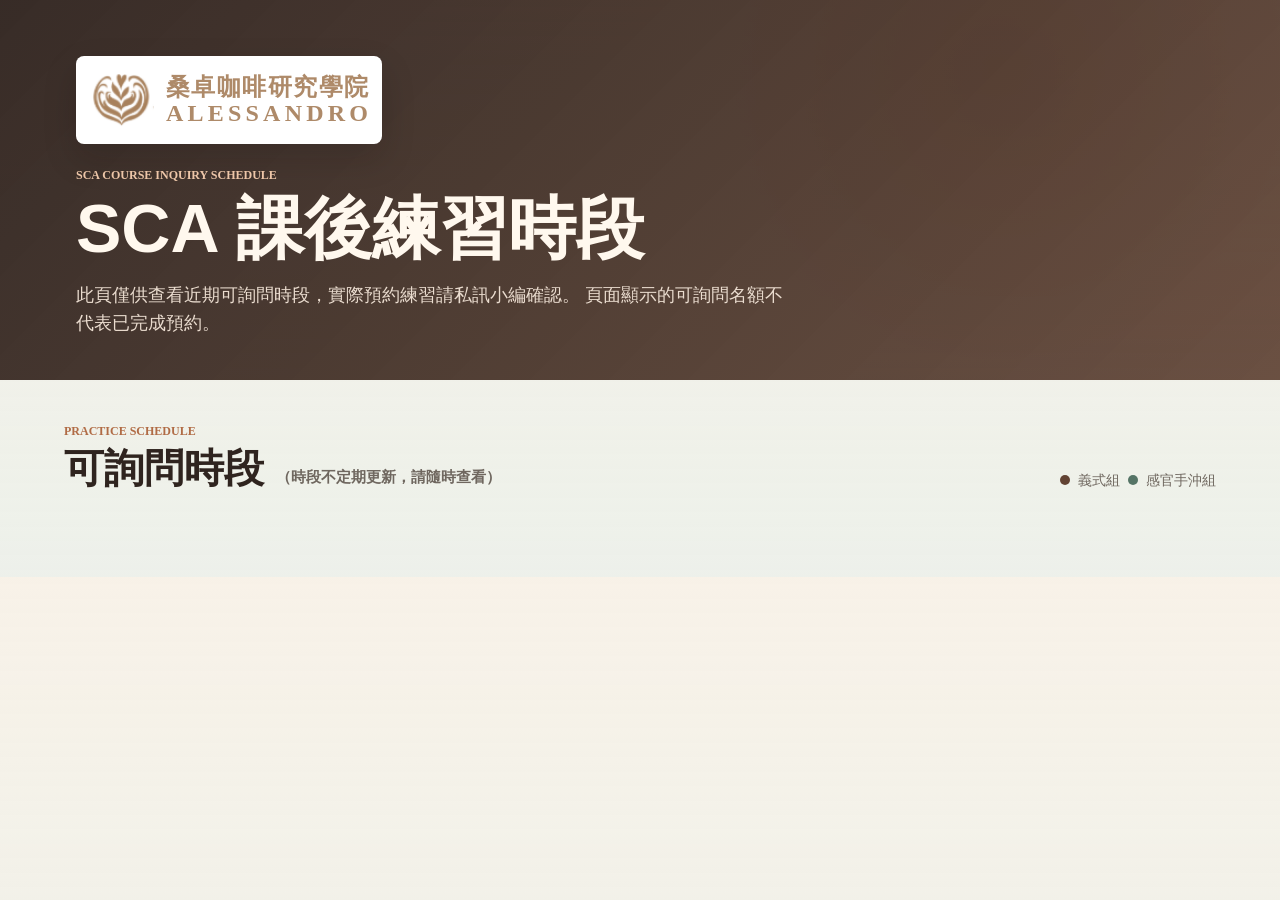
<file: index.html>
<!doctype html>
<html lang="zh-Hant">
  <head>
    <meta charset="utf-8">
    <meta name="viewport" content="width=device-width, initial-scale=1">
    <meta http-equiv="refresh" content="0; url=app/">
    <title>SCA 課後練習時段</title>
    <link rel="canonical" href="app/">
  </head>
  <body>
    <p>正在前往 SCA 課後練習時段頁面。</p>
    <p><a href="app/">如果沒有自動跳轉，請點此進入。</a></p>
  </body>
</html>
</file>
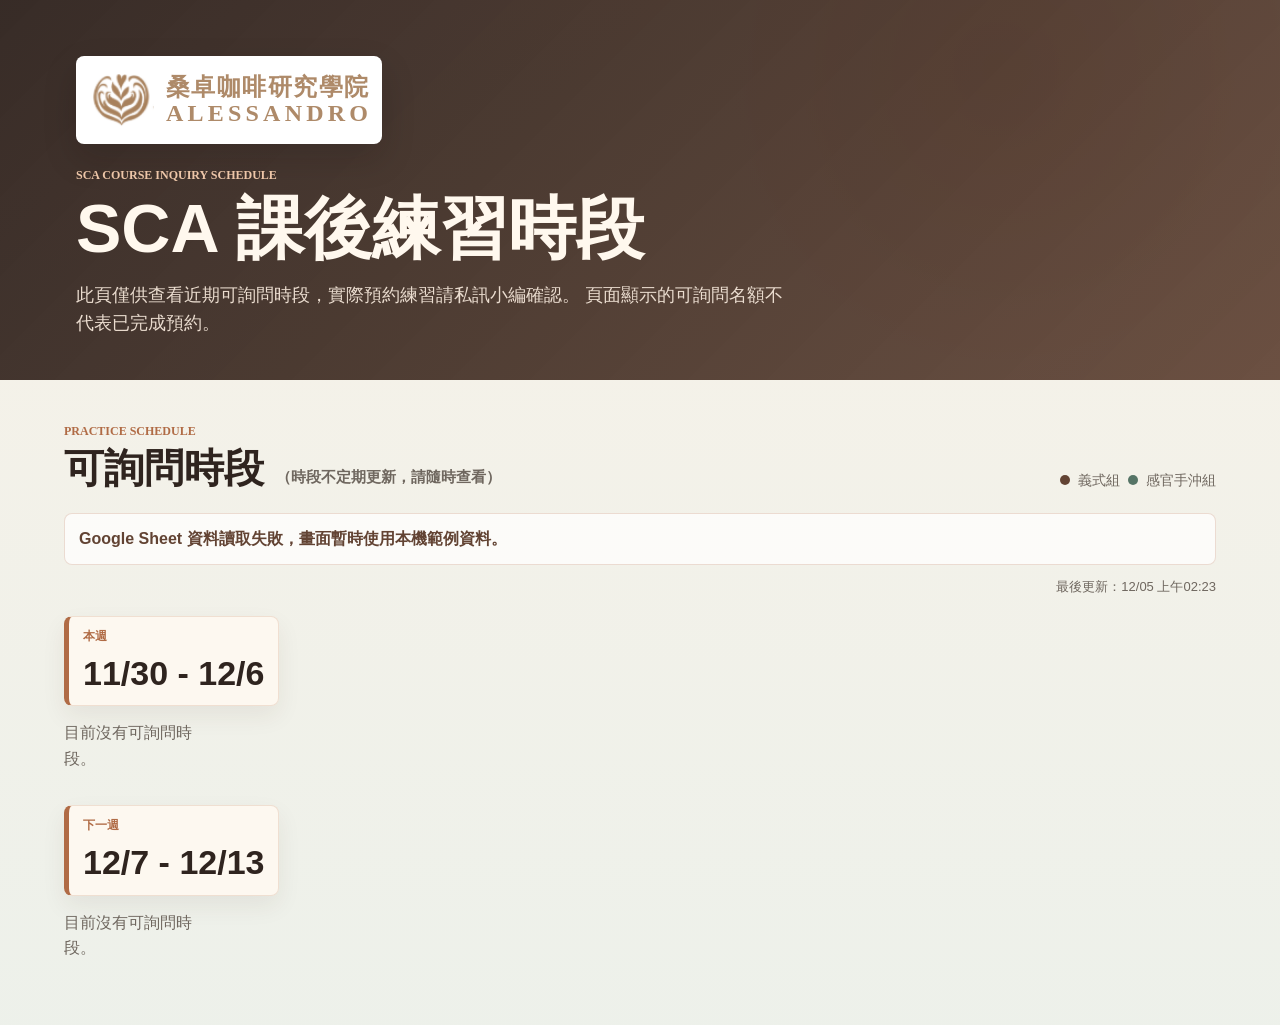
<file: app/index.html>
<!doctype html>
<html lang="zh-Hant">
  <head>
    <meta charset="utf-8">
    <meta name="viewport" content="width=device-width, initial-scale=1">
    <title>SCA 課後練習時段</title>
    <link rel="stylesheet" href="./styles.css">
    <script type="module" src="./js/student.mjs"></script>
  </head>
  <body>
    <header class="site-hero">
      <div class="hero-copy">
        <div class="brand-logo" aria-label="Alessandro 桑卓咖啡研究學院">
          <span class="brand-mark" aria-hidden="true"></span>
          <span class="brand-wordmark" aria-hidden="true">
            <span class="brand-name-cn brand-line">
              <span>桑</span><span>卓</span><span>咖</span><span>啡</span><span>研</span><span>究</span><span>學</span><span>院</span>
            </span>
            <span class="brand-name-en brand-line">
              <span>A</span><span>L</span><span>E</span><span>S</span><span>S</span><span>A</span><span>N</span><span>D</span><span>R</span><span>O</span>
            </span>
          </span>
        </div>
        <p class="eyebrow">SCA course inquiry schedule</p>
        <h1>SCA 課後練習時段</h1>
        <p class="hero-note">
          此頁僅供查看近期可詢問時段，實際預約練習請私訊小編確認。
          頁面顯示的可詢問名額不代表已完成預約。
        </p>
      </div>
    </header>

    <main>
      <div class="schedule-toolbar">
        <div>
          <p class="eyebrow">Practice schedule</p>
          <div class="schedule-title-row">
            <h2>可詢問時段</h2>
            <p>（時段不定期更新，請隨時查看）</p>
          </div>
        </div>
        <div class="legend" aria-label="組別說明">
          <span class="dot espresso"></span>義式組
          <span class="dot brew"></span>感官手沖組
        </div>
      </div>

      <div id="schedule-root" class="schedule-root" aria-live="polite"></div>
    </main>
  </body>
</html>
</file>
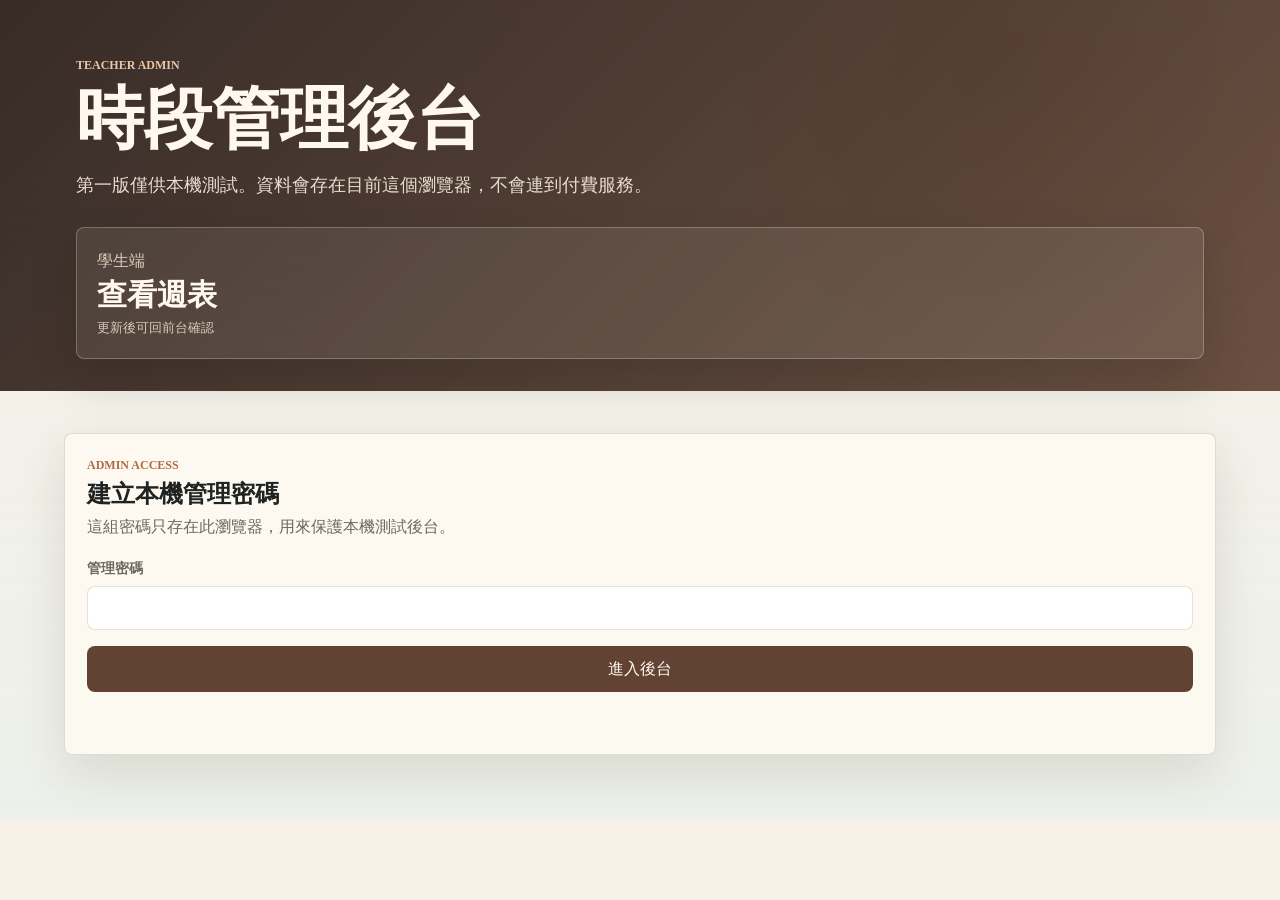
<file: app/admin.html>
<!doctype html>
<html lang="zh-Hant">
  <head>
    <meta charset="utf-8">
    <meta name="viewport" content="width=device-width, initial-scale=1">
    <title>後台｜SCA 課後練習時段</title>
    <link rel="stylesheet" href="./styles.css">
    <script type="module" src="./js/admin.mjs"></script>
  </head>
  <body class="admin-page">
    <header class="site-hero admin-hero">
      <div class="hero-copy">
        <p class="eyebrow">Teacher admin</p>
        <h1>時段管理後台</h1>
        <p class="hero-note">第一版僅供本機測試。資料會存在目前這個瀏覽器，不會連到付費服務。</p>
      </div>
      <a class="hero-card admin-home-link" href="./index.html">
        <span>學生端</span>
        <strong>查看週表</strong>
        <small>更新後可回前台確認</small>
      </a>
    </header>

    <main>
      <section id="auth-panel" class="admin-panel">
        <div>
          <p class="eyebrow">Admin access</p>
          <h2 id="auth-title">建立本機管理密碼</h2>
          <p class="helper-text">這組密碼只存在此瀏覽器，用來保護本機測試後台。</p>
        </div>
        <form id="auth-form" class="admin-form">
          <label>
            管理密碼
            <input id="admin-password" type="password" autocomplete="current-password" required minlength="6">
          </label>
          <button type="submit">進入後台</button>
          <p id="auth-message" class="form-message" role="status"></p>
        </form>
      </section>

      <section id="admin-app" class="admin-layout" hidden>
        <section class="admin-panel">
          <div class="panel-heading">
            <div>
              <p class="eyebrow">Add slot</p>
              <h2>新增練習時段</h2>
            </div>
          </div>

          <form id="slot-form" class="admin-form slot-form">
            <div class="form-grid">
              <label>
                日期
                <input name="date" type="date" required>
              </label>
              <label>
                開始時間
                <input name="startTime" type="time" required>
              </label>
              <label>
                結束時間
                <input name="endTime" type="time" required>
              </label>
            </div>

            <div class="group-editor">
              <h3>義式組</h3>
              <label>
                狀態
                <select name="espressoStatus">
                  <option value="open">顯示可詢問名額</option>
                  <option value="hidden">開放但不顯示名額</option>
                  <option value="closed">不開放</option>
                </select>
              </label>
              <label>
                可詢問名額
                <input name="espressoCapacity" type="number" min="0" value="0">
              </label>
            </div>

            <div class="group-editor">
              <h3>感官手沖組</h3>
              <label>
                狀態
                <select name="brewStatus">
                  <option value="open">顯示可詢問名額</option>
                  <option value="hidden">開放但不顯示名額</option>
                  <option value="closed">不開放</option>
                </select>
              </label>
              <label>
                可詢問名額
                <input name="brewCapacity" type="number" min="0" value="0">
              </label>
            </div>

            <button type="submit">新增時段</button>
            <p id="slot-message" class="form-message" role="status"></p>
          </form>
        </section>

        <section class="admin-panel">
          <div class="panel-heading">
            <div>
              <p class="eyebrow">Manage slots</p>
              <h2>已建立時段</h2>
            </div>
            <button id="copy-week-button" type="button">複製本週到下一週</button>
          </div>
          <div id="slot-list" class="slot-list"></div>
          <p id="list-message" class="form-message" role="status"></p>
        </section>
      </section>
    </main>
  </body>
</html>
</file>
<file: app/styles.css>
:root {
  --ink: #1f2422;
  --muted: #6f675f;
  --cream: #f8f2e8;
  --porcelain: #fffaf2;
  --coffee: #624333;
  --coffee-deep: #2f241f;
  --copper: #b06b45;
  --sage: #557466;
  --line: rgba(87, 66, 49, 0.16);
  --shadow: 0 18px 48px rgba(65, 45, 32, 0.12);
  --brand-serif: Georgia, "Times New Roman", "PMingLiU", "MingLiU", serif;
  --brand-calligraphy: "Microsoft JhengHei UI", "Microsoft JhengHei", "Noto Sans TC", Arial, sans-serif;
}

* {
  box-sizing: border-box;
}

body {
  margin: 0;
  color: var(--ink);
  background:
    linear-gradient(180deg, rgba(248, 242, 232, 0.88), rgba(233, 240, 235, 0.72)),
    var(--cream);
  font-family: "Noto Sans TC", "Microsoft JhengHei", Arial, sans-serif;
  line-height: 1.6;
}

h1,
h2,
h3,
p {
  margin: 0;
}

.site-hero {
  display: grid;
  grid-template-columns: 1fr;
  gap: 28px;
  align-items: end;
  padding: 56px clamp(20px, 6vw, 76px) 42px;
  color: #fff8ee;
  background:
    linear-gradient(135deg, rgba(47, 36, 31, 0.96), rgba(88, 58, 43, 0.88)),
    radial-gradient(circle at 78% 18%, rgba(176, 107, 69, 0.32), transparent 28%);
}

.hero-copy {
  max-width: 860px;
}

.brand-logo {
  display: inline-grid;
  grid-template-columns: 64px auto;
  gap: 12px;
  align-items: center;
  width: fit-content;
  max-width: 100%;
  margin-bottom: 22px;
  border-radius: 8px;
  padding: 12px 14px;
  background: #ffffff;
  box-shadow: 0 14px 34px rgba(20, 14, 10, 0.16);
}

.brand-mark {
  width: 64px;
  height: 64px;
  background-image: url("./assets/alessandro-mark.png");
  background-position: center;
  background-repeat: no-repeat;
  background-size: contain;
}

.brand-wordmark {
  display: grid;
  gap: 2px;
  color: #ae8a69;
  width: 202px;
}

.brand-line {
  display: flex;
  justify-content: space-between;
  align-items: baseline;
  width: 100%;
}

.brand-name-cn {
  font-family: var(--brand-calligraphy);
  font-size: 24px;
  font-weight: 800;
  line-height: 1.05;
  white-space: nowrap;
}

.brand-name-en {
  font-family: var(--brand-serif);
  font-size: 24px;
  font-weight: 700;
  line-height: 1.05;
}

.eyebrow {
  margin: 0;
  color: var(--copper);
  font-family: var(--brand-serif);
  font-size: 12px;
  font-weight: 800;
  letter-spacing: 0;
  text-transform: uppercase;
}

.site-hero .eyebrow {
  color: #edc6a8;
}

h1 {
  margin-top: 8px;
  font-family: var(--brand-calligraphy);
  font-size: clamp(34px, 6vw, 68px);
  font-weight: 700;
  line-height: 1.05;
}

.hero-note {
  max-width: 720px;
  margin-top: 16px;
  color: #eadccf;
  font-size: clamp(15px, 2vw, 18px);
}

.hero-card {
  border: 1px solid rgba(255, 248, 238, 0.26);
  border-radius: 8px;
  padding: 20px;
  background: rgba(255, 250, 242, 0.08);
  box-shadow: 0 20px 44px rgba(20, 14, 10, 0.18);
}

.hero-card span,
.hero-card small {
  display: block;
  color: #dccab7;
}

.hero-card strong {
  display: block;
  margin: 4px 0 6px;
  font-size: 30px;
  line-height: 1.1;
}

main {
  padding: 42px clamp(14px, 5vw, 68px) 64px;
}

.schedule-toolbar,
.week-section {
  max-width: 1180px;
  margin: 0 auto;
}

.schedule-toolbar {
  display: flex;
  justify-content: space-between;
  gap: 18px;
  align-items: end;
  margin-bottom: 22px;
}

.schedule-toolbar h2 {
  margin-top: 4px;
  color: var(--coffee-deep);
  font-size: clamp(26px, 4vw, 40px);
  line-height: 1.15;
}

.schedule-title-row {
  display: flex;
  flex-wrap: nowrap;
  gap: 8px 12px;
  align-items: baseline;
  min-width: 0;
}

.schedule-title-row p {
  min-width: 0;
  color: var(--muted);
  font-size: 15px;
  font-weight: 700;
  line-height: 1.3;
  white-space: nowrap;
}

.legend {
  display: flex;
  align-items: center;
  gap: 8px;
  color: var(--muted);
  font-size: 14px;
  white-space: nowrap;
}

.dot {
  width: 10px;
  height: 10px;
  border-radius: 50%;
}

.dot.espresso {
  background: var(--coffee);
}

.dot.brew {
  background: var(--sage);
}

.week-section + .week-section {
  margin-top: 34px;
}

.data-notice {
  max-width: 1180px;
  margin: 0 auto 18px;
  border: 1px solid rgba(176, 107, 69, 0.22);
  border-radius: 8px;
  padding: 12px 14px;
  color: var(--coffee);
  background: rgba(255, 255, 255, 0.72);
  font-weight: 700;
}

.last-updated {
  max-width: 1180px;
  margin: -6px auto 18px;
  color: var(--muted);
  font-size: 13px;
  text-align: right;
}

.week-heading {
  margin-bottom: 14px;
}

.week-heading > div {
  display: inline-grid;
  gap: 4px;
  border: 1px solid rgba(176, 107, 69, 0.18);
  border-left: 5px solid var(--copper);
  border-radius: 8px;
  padding: 10px 14px 12px;
  background: rgba(255, 250, 242, 0.86);
  box-shadow: 0 10px 24px rgba(65, 45, 32, 0.07);
}

.week-heading h3 {
  margin-top: 4px;
  color: var(--coffee-deep);
  font-size: clamp(24px, 3vw, 34px);
  line-height: 1.15;
}

.week-list {
  display: grid;
  grid-template-columns: repeat(7, minmax(145px, 1fr));
  gap: 10px;
}

.day-card {
  min-height: 360px;
  border: 1px solid var(--line);
  border-radius: 8px;
  padding: 12px;
  background: rgba(255, 250, 242, 0.78);
  box-shadow: 0 10px 24px rgba(65, 45, 32, 0.06);
}

.day-card.muted-day {
  min-height: auto;
  background: rgba(249, 247, 242, 0.62);
}

.day-card header {
  display: flex;
  justify-content: space-between;
  gap: 10px;
  align-items: baseline;
  padding-bottom: 12px;
  border-bottom: 1px solid var(--line);
}

.day-title {
  display: inline-flex;
  gap: 8px;
  align-items: baseline;
  color: var(--coffee-deep);
  font-size: 22px;
  line-height: 1.2;
  white-space: nowrap;
}

.day-title span {
  color: var(--muted);
  font-size: 13px;
  font-weight: 700;
}

.day-card header small {
  color: var(--sage);
  font-size: 12px;
  font-weight: 800;
  text-align: right;
}

.slot-card {
  margin-top: 12px;
  border: 1px solid rgba(85, 116, 102, 0.2);
  border-radius: 8px;
  padding: 12px;
  background: #ffffff;
}

.slot-card time {
  display: block;
  margin-bottom: 10px;
  color: var(--coffee);
  font-size: 17px;
  font-weight: 900;
  white-space: nowrap;
}

.group-split {
  display: grid;
  grid-template-columns: 1fr 1fr;
  border-top: 1px solid rgba(87, 66, 49, 0.12);
}

.group-row {
  display: grid;
  align-content: start;
  gap: 5px;
  min-height: 74px;
  padding: 10px 10px 2px;
  color: var(--muted);
  font-size: 13px;
}

.group-row + .group-row {
  border-left: 1px solid rgba(87, 66, 49, 0.12);
}

.group-row span {
  white-space: nowrap;
}

.group-row strong {
  color: var(--ink);
}

.espresso-row span {
  color: var(--coffee);
}

.brew-row span {
  color: var(--sage);
}

.admin-link {
  color: var(--coffee);
}

a {
  color: inherit;
}

button,
input,
select {
  font: inherit;
}

button {
  border: 0;
  border-radius: 8px;
  padding: 10px 14px;
  color: #fffaf2;
  background: var(--coffee);
  cursor: pointer;
}

button:hover {
  background: var(--coffee-deep);
}

input,
select {
  width: 100%;
  border: 1px solid var(--line);
  border-radius: 8px;
  padding: 10px 12px;
  color: var(--ink);
  background: #ffffff;
}

label {
  display: grid;
  gap: 6px;
  color: var(--muted);
  font-size: 14px;
  font-weight: 700;
}

.admin-hero {
  padding-bottom: 32px;
}

.admin-home-link {
  text-decoration: none;
}

.admin-panel,
.admin-layout {
  max-width: 1180px;
  margin: 0 auto;
}

.admin-panel {
  border: 1px solid var(--line);
  border-radius: 8px;
  padding: 22px;
  background: rgba(255, 250, 242, 0.82);
  box-shadow: var(--shadow);
}

.admin-panel + .admin-panel {
  margin-top: 18px;
}

.admin-form {
  display: grid;
  gap: 16px;
  margin-top: 18px;
}

.helper-text,
.form-message {
  color: var(--muted);
}

.form-message {
  min-height: 24px;
  font-weight: 700;
}

.form-grid {
  display: grid;
  grid-template-columns: repeat(3, minmax(160px, 1fr));
  gap: 14px;
}

.group-editor {
  display: grid;
  grid-template-columns: 150px minmax(180px, 1fr) minmax(140px, 180px);
  gap: 14px;
  align-items: end;
  border: 1px solid var(--line);
  border-radius: 8px;
  padding: 14px;
  background: rgba(255, 255, 255, 0.72);
}

.group-editor h3 {
  color: var(--coffee-deep);
  font-size: 18px;
}

.panel-heading,
.slot-editor-header {
  display: flex;
  justify-content: space-between;
  gap: 16px;
  align-items: center;
}

.slot-list {
  display: grid;
  gap: 14px;
  margin-top: 18px;
}

.slot-editor {
  display: grid;
  gap: 14px;
  border: 1px solid var(--line);
  border-radius: 8px;
  padding: 14px;
  background: rgba(255, 255, 255, 0.64);
}

.slot-editor-header strong {
  color: var(--coffee-deep);
  font-size: 18px;
}

@media (max-width: 1040px) {
  .week-list {
    grid-template-columns: repeat(2, minmax(260px, 1fr));
  }

  .day-card {
    min-height: auto;
  }
}

@media (max-width: 760px) {
  .site-hero {
    grid-template-columns: 1fr;
    padding: 34px 18px 24px;
  }

  .hero-note {
    font-size: 15px;
  }

  .brand-logo {
    grid-template-columns: 54px auto;
    width: fit-content;
    max-width: 100%;
    margin-bottom: 18px;
    padding: 10px 12px;
  }

  .brand-mark {
    width: 54px;
    height: 54px;
  }

  .brand-wordmark {
    width: 188px;
  }

  .brand-name-cn,
  .brand-name-en {
    font-size: 22px;
  }

  .hero-card {
    padding: 16px;
  }

  main {
    padding: 24px 12px 44px;
  }

  .schedule-toolbar {
    display: grid;
    gap: 12px;
  }

  .schedule-title-row p {
    font-size: 13px;
  }

  .legend {
    justify-content: flex-start;
    flex-wrap: wrap;
  }

  .last-updated {
    margin-top: 0;
    text-align: left;
  }

  .form-grid,
  .group-editor {
    grid-template-columns: 1fr;
  }

  .panel-heading,
  .slot-editor-header {
    align-items: stretch;
    flex-direction: column;
  }

  .week-list {
    grid-template-columns: 1fr;
    gap: 12px;
  }

  .day-card {
    padding: 14px;
  }

  .day-title {
    font-size: 24px;
  }

  .day-title span {
    font-size: 14px;
  }

  .slot-card {
    padding: 14px;
  }

  .slot-card time {
    font-size: 18px;
  }

  .group-row {
    min-height: 82px;
    padding: 10px 8px 2px;
    font-size: 15px;
  }

  .group-row strong {
    line-height: 1.4;
  }
}

@media (max-width: 360px) {
  .schedule-title-row {
    gap: 8px;
  }

  .schedule-title-row p {
    font-size: 10px;
  }
}

@media (max-width: 340px) {
  .schedule-title-row p {
    font-size: 9px;
  }
}

@media (max-width: 360px) {
  .group-split {
    grid-template-columns: 1fr;
  }

  .group-row + .group-row {
    border-left: 0;
    border-top: 1px solid rgba(87, 66, 49, 0.12);
  }
}
</file>
